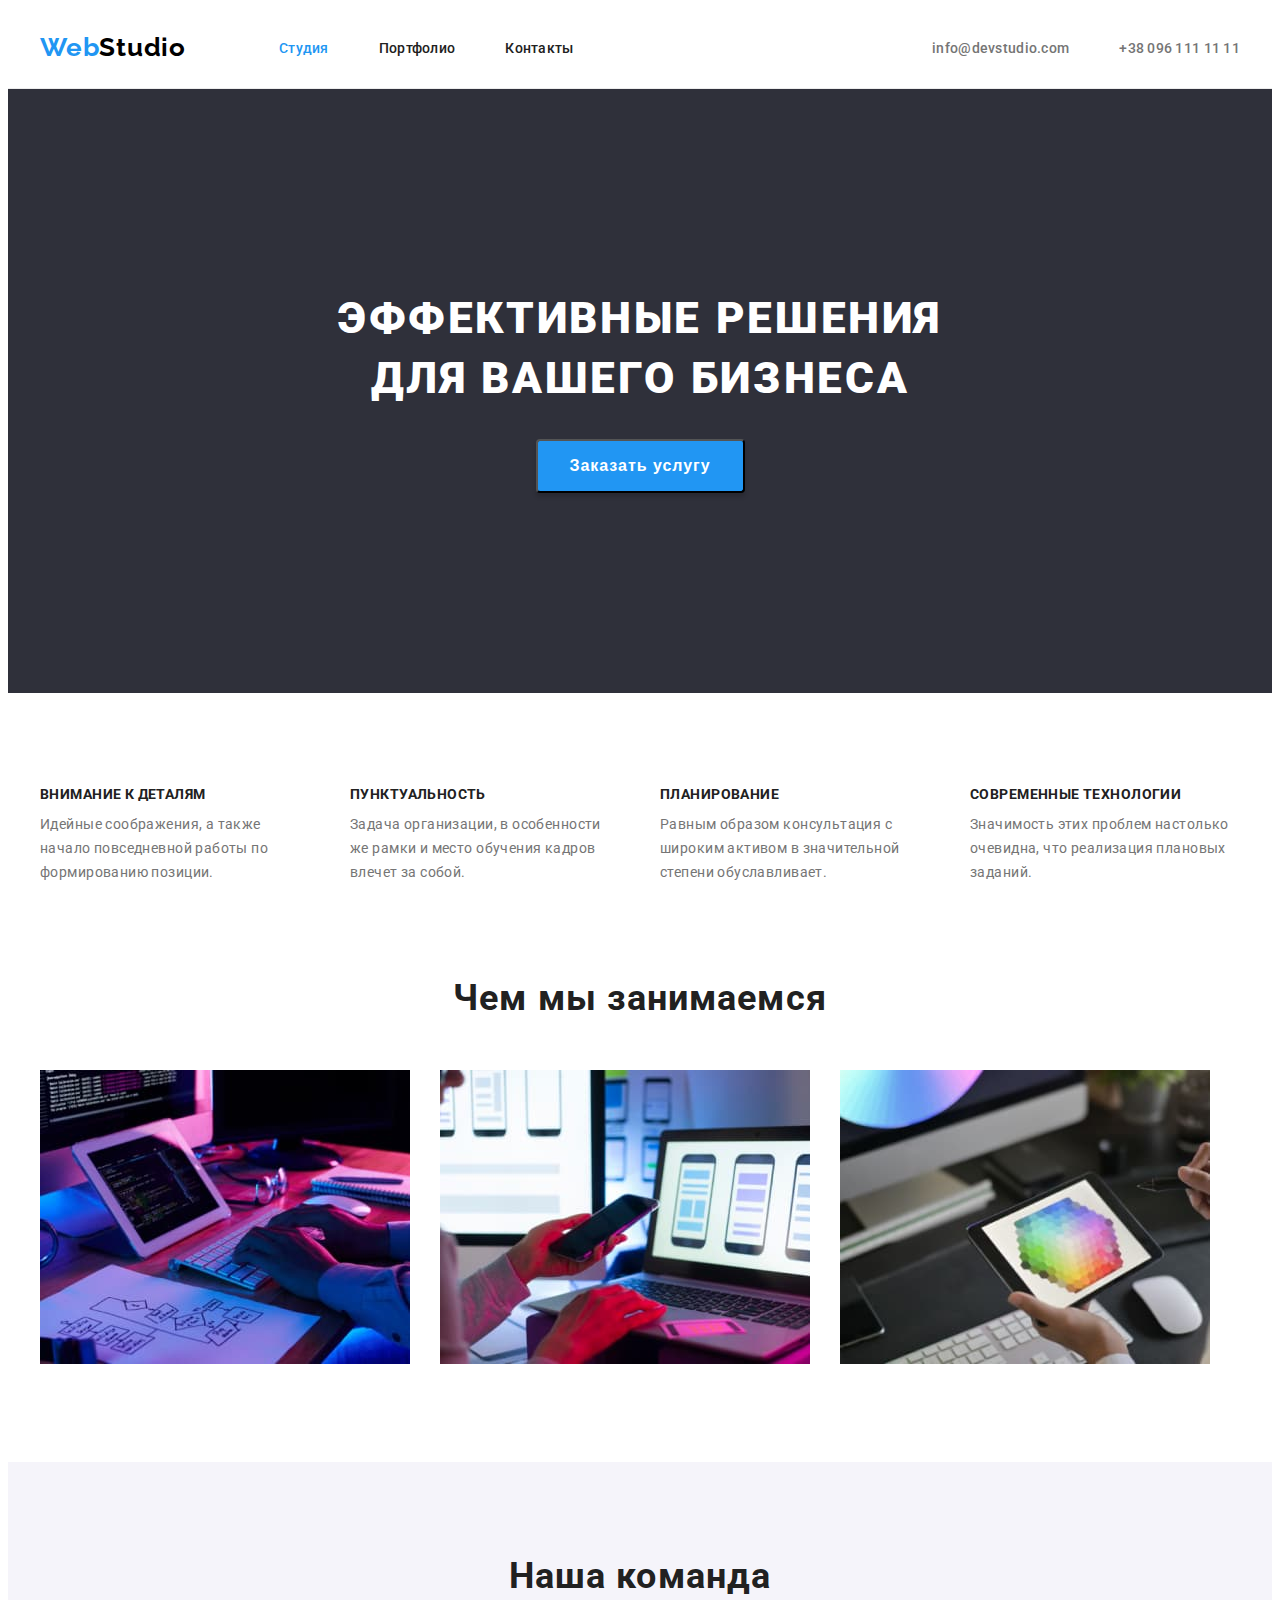
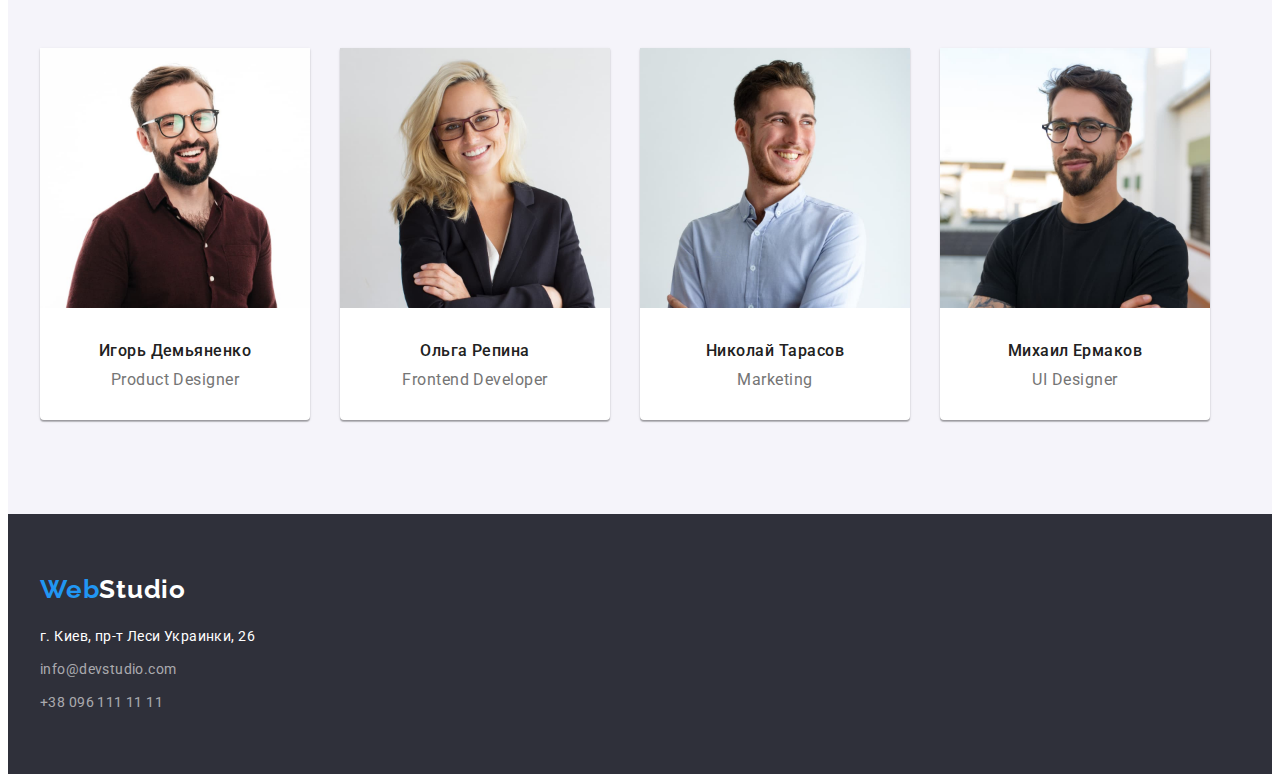
<file: index.html>
<!DOCTYPE html>
<html lang="ru">

<head>
    <meta charset="UTF-8">
    <meta http-equiv="X-UA-Compatible" content="IE=edge">
    <meta name="viewport" content="width=device-width, initial-scale=1.0">
    <title>hw3</title>
    <link rel="stylesheet" href="https://cdnjs.cloudflare.com/ajax/libs/modern-normalize/1.1.0/modern-normalize.min.css"
        integrity="sha512-wpPYUAdjBVSE4KJnH1VR1HeZfpl1ub8YT/NKx4PuQ5NmX2tKuGu6U/JRp5y+Y8XG2tV+wKQpNHVUX03MfMFn9Q=="
        crossorigin="anonymous" referrerpolicy="no-referrer" 
        />
    <link rel="preconnect" href="https://fonts.googleapis.com">
    <link rel="preconnect" href="https://fonts.gstatic.com" crossorigin>
    <link
        href="https://fonts.googleapis.com/css2?family=Montserrat:wght@400;700&family=Raleway:wght@700&family=Roboto:wght@400;500;700;900&display=swap"
        rel="stylesheet">
    <link rel="stylesheet" href="./css/styles.css">
       
    <body>
    <header class="header">
        <div class="container">
            <a class="header-logo link" lang="en" href=""><span class="header-logo-second link">Web</span>Studio</a>
            <nav class="header-navgation">
                <ul class='first-header-list list'>
                    <li class="header-item"><a class="header-link-first link" href="./index.html">Студия</a></li>
                    <li class="header-item"><a class="header-link-second link" href="./portfolio.html">Портфолио</a></li>
                    <li class="header-item"><a class="header-link-second link" href="">Контакты</a></li>
                </ul>
            </nav>
            <ul class='second-header-list list'>
            <li><a class="header-mail link" href="mailto:info@devstudio.com">info@devstudio.com</a></li>
            <li><a class="header-tel link" href="tel:+380961111111">+38 096 111 11 11</a></li>
            </ul>
        </div>
    </header>
    <main>
        <section class="first-main-section">
            <div class="container">
                <h1 class="first-main-title">ЭФФЕКТИВНЫЕ РЕШЕНИЯ<br>ДЛЯ ВАШЕГО БИЗНЕСА</h1>
                <button class="first-main-button">Заказать услугу</button>
            </div>
        </section>
        <section class="second-main-section">
            <div class="container">
                <ul class="second-main-list list">
                    <li>
                        <h3 class="second-main-list-title">ВНИМАНИЕ К ДЕТАЛЯМ</h3>
                        <p class="second-main-list-text">Идейные соображения, а также начало повседневной работы по
                            формированию позиции.</p>
                    </li>
                    <li>
                        <h3 class="second-main-list-title">ПУНКТУАЛЬНОСТЬ</h3>
                        <p class="second-main-list-text">Задача организации, в особенности же рамки и место обучения кадров
                            влечет за собой.</p>
                    </li>
                    <li>
                        <h3 class="second-main-list-title">ПЛАНИРОВАНИЕ</h3>
                        <p class="second-main-list-text">Равным образом консультация с широким активом в значительной
                            степени обуславливает.</p>
                    </li>
                    <li>
                        <h3 class="second-main-list-title">СОВРЕМЕННЫЕ ТЕХНОЛОГИИ</h3>
                        <p class="second-main-list-text">Значимость этих проблем настолько очевидна, что реализация плановых
                            заданий.</p>
                    </li>
                </ul>
            </div>
        </section>
        <section class="third-main-section">
            <div class="container">
                <h2 class="third-main-title">Чем мы занимаемся</h2>
                <ul class="third-main-list list">
                    <li class="third-main-list-title"><img src="img/box1.jpg" alt="рука клава" width="370"></li>
                    <li class="third-main-list-title"><img src="img/box2.jpg" alt="рука телефон" width="370"></li>
                    <li class="third-main-list-title"><img src="img/box3.jpg" alt="рука плаешет" width="370"></li>
                </ul>
            </div>
        </section>
        <section class="fourth-main-section section">
            <div class="container">
                <h2 class="fourth-main-title">Наша команда</h2>
                <ul class="fourth-main-list list">
                    <li class="fourth-main-list-block">
                            <img class="fourth-main-img" src="img/img-3.jpg" alt="Product Designer" width="270">
                        <div class="fourth-main-list-tt"> 
                             <p class="fourth-main-list-title">Игорь Демьяненко</p>
                             <p class="fourth-main-list-text" lang="en">Product Designer</p>
                        </div>
                    </li>
                    <li class="fourth-main-list-block">
                            <img class="fourth-main-img" src="img/img-2.jpg" alt="Frontend Developer" width="270">
                          <div class="fourth-main-list-tt">
                             <p class="fourth-main-list-title">Ольга Репина</p>
                             <p class="fourth-main-list-text" lang="en">Frontend Developer</p>
                         </div>
                    </li>
                    <li class="fourth-main-list-block">
                            <img class="fourth-main-img" src="img/img-1.jpg" alt="Marketing" width="270">
                        <div class="fourth-main-list-tt">
                            <p class="fourth-main-list-title">Николай Тарасов</p>
                            <p class="fourth-main-list-text" lang="en">Marketing</p>
                        </div>
                    </li>
                    <li class="fourth-main-list-block">
                            <img class="fourth-main-img" src="img/img.jpg" alt="UI Designer" width="270">
                        <div class="fourth-main-list-tt">
                            <p class="fourth-main-list-title">Михаил Ермаков</p>
                            <p class="fourth-main-list-text" lang="en">UI Designer</p>
                        </div>
                    </li>
                </ul>
            </div>
        </section>
    </main>
    <footer class="footer">
        <div class="container">
            <a class="footer-logo link" lang="en" href=""><span class="footer-logo-second link">Web</span>Studio</a>
            <address class="footer-address">г. Киев, пр-т Леси Украинки, 26</address>
            <ul class="footer-list list">
                <li class="footer-mail-item"><a class="footer-mail-link link" href="mailto:info@devstudio.com">info@devstudio.com</a></li>
                <li class="footer-tel-item"><a class="footer-tel-link link" href="tel:+380961111111">+38 096 111 11 11</a></li>
            </ul>
        </div>
    </footer>
</body>

</html>
</file>
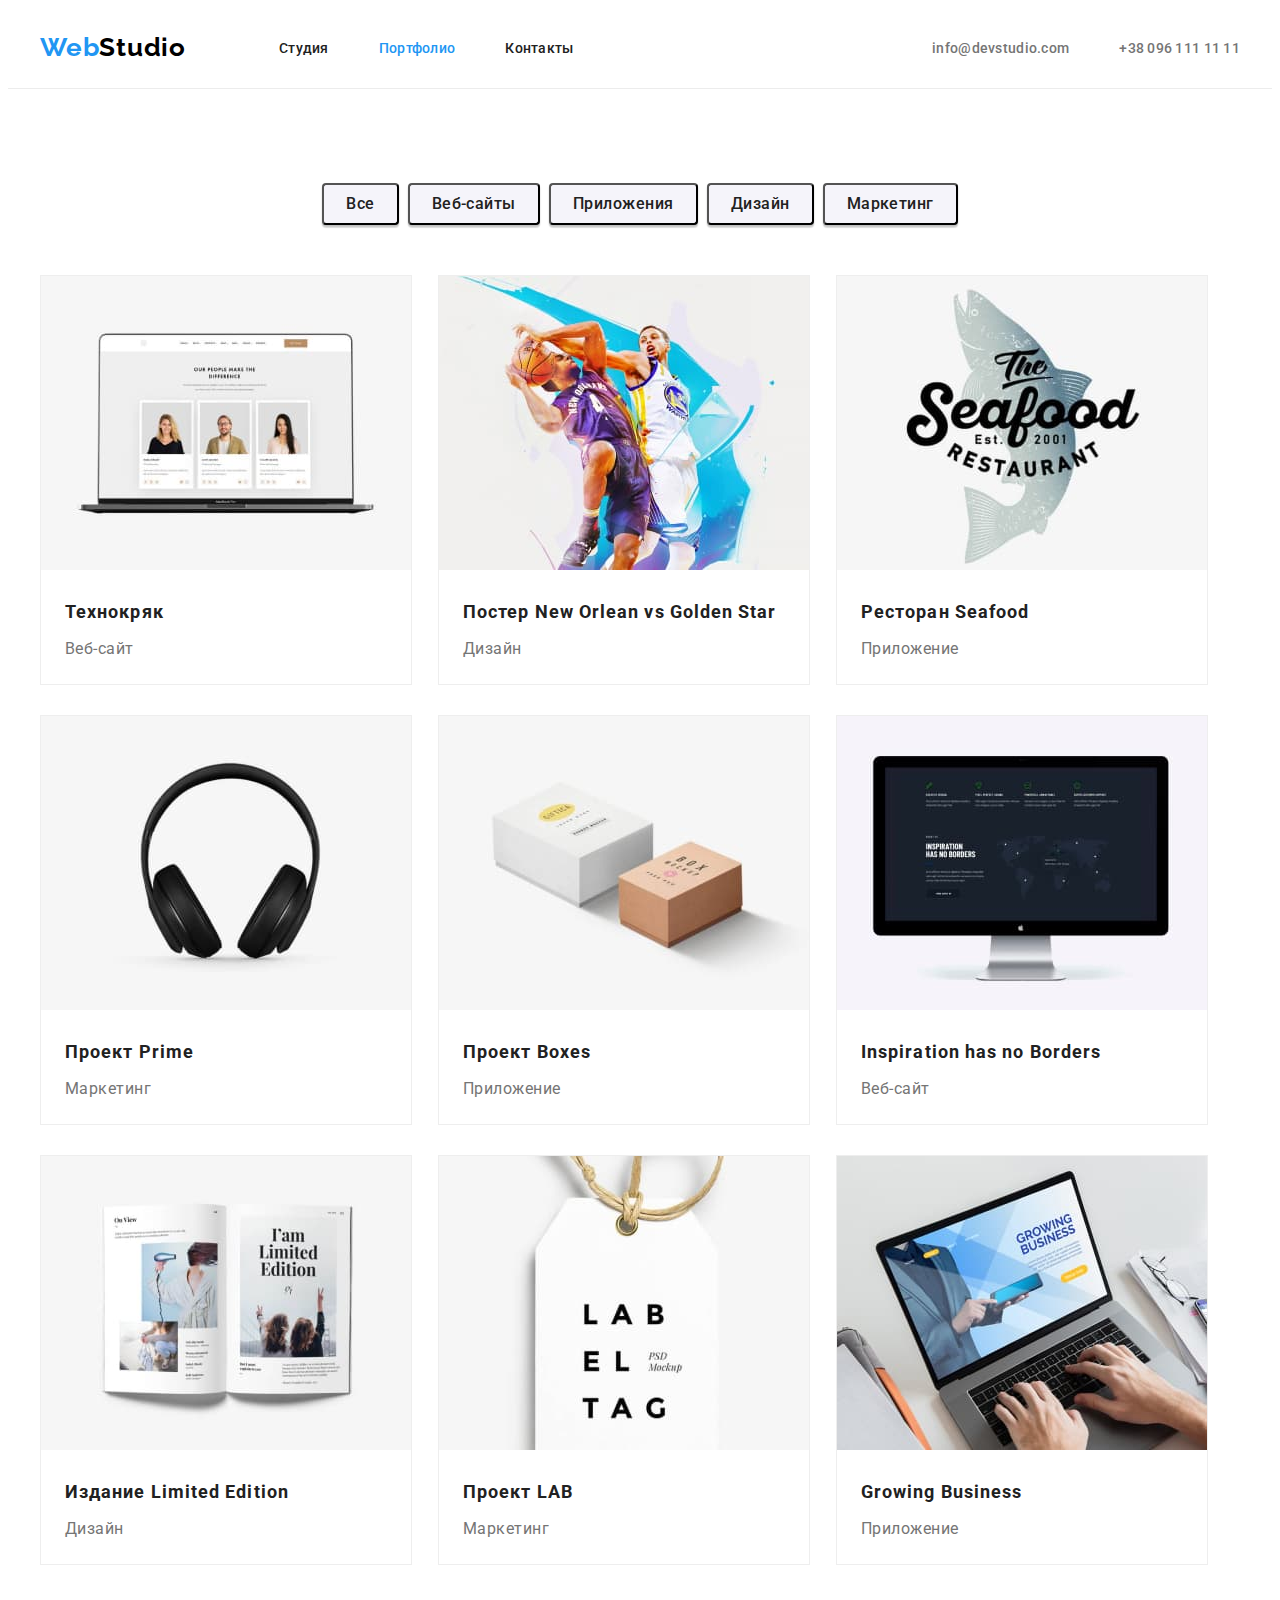
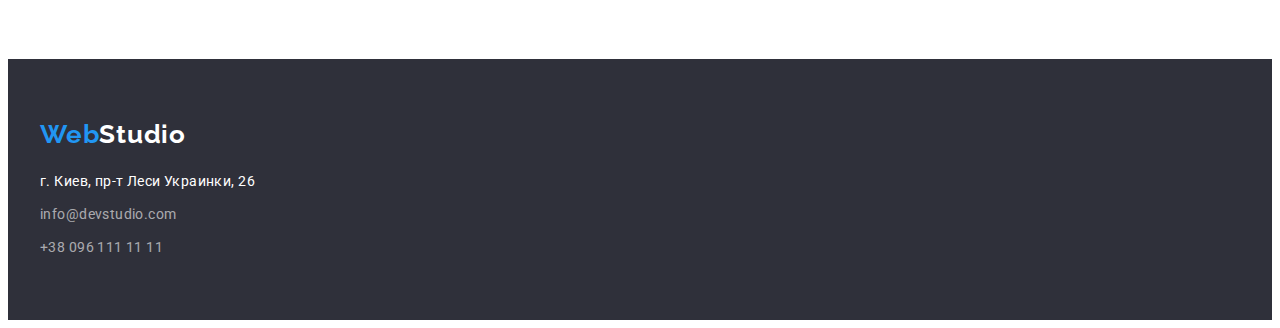
<file: portfolio.html>
<!DOCTYPE html>
<html lang="ru">

<head>
    <meta charset="UTF-8">
    <meta http-equiv="X-UA-Compatible" content="IE=edge">
    <meta name="viewport" content="width=device-width, initial-scale=1.0">
    <title>portfolio</title>
    <link rel="stylesheet" href="https://cdnjs.cloudflare.com/ajax/libs/modern-normalize/1.1.0/modern-normalize.min.css"
    integrity="sha512-wpPYUAdjBVSE4KJnH1VR1HeZfpl1ub8YT/NKx4PuQ5NmX2tKuGu6U/JRp5y+Y8XG2tV+wKQpNHVUX03MfMFn9Q=="
    crossorigin="anonymous" referrerpolicy="no-referrer" 
    />
    <link rel="preconnect" href="https://fonts.googleapis.com">
    <link rel="preconnect" href="https://fonts.gstatic.com" crossorigin>
    <link
        href="https://fonts.googleapis.com/css2?family=Montserrat:wght@400;700&family=Raleway:wght@700&family=Roboto:wght@400;500;700;900&display=swap"
        rel="stylesheet">
    <link rel="stylesheet" href="./css/styles.css">
    
    <body>
        <header class="header">
            <div class="container">
                <a class="header-logo link" lang="en" href=""><span class="header-logo-second link" >Web</span>Studio</a>
                <nav class="header-navgation">
                    <ul class='first-header-list list'>
                        <li class="header-item"><a class="header-link-second link" href="./index.html">Студия</a></li>
                        <li class="header-item"><a class="header-link-first link" href=".">Портфолио</a></li>
                        <li class="header-item"><a class="header-link-second link" href="">Контакты</a></li>
                    </ul>
                </nav>
                    <ul class='second-header-list list'>
                        <li><a class="header-mail link" href="mailto:info@devstudio.com">info@devstudio.com</a></li>
                        <li><a class="header-tel link" href="tel:+380961111111">+38 096 111 11 11</a></li>
                    </ul>
            </div>
        </header>
    <main class="portfolio-main">
        <section class="portfolio-section">
            <div class="container">
                <h1 class="visually-hidden">Портфолио</h1>
                <ul class="portfolio-first-list list">
                    <li class="portfolio-first-list-item"><button class="portfolio-first-list-button">Все</button></li>
                    <li class="portfolio-first-list-item"><button class="portfolio-first-list-button">Веб-сайты</button></li>
                    <li class="portfolio-first-list-item"><button class="portfolio-first-list-button">Приложения</button></li>
                    <li class="portfolio-first-list-item"><button class="portfolio-first-list-button">Дизайн</button></li>
                    <li class="portfolio-first-list-item"><button class="portfolio-first-list-button">Маркетинг</button></li>
                </ul>   
                <ul class="portfolio-second-main-list list">
                    <li class="portfolio-second-main-list-group"><a href=""><img src="img/img1-0.jpg" alt="Технокряк" width="370"></a>
                        <div class="portfolio-second-main-list-tt">
                            <h3 class="portfolio-list-text-first">Технокряк</h3>
                            <p class="portfolio-list-text-second">Веб-сайт</p>
                        </div>
                    </li>
                    <li class="portfolio-second-main-list-group"><a href=""><img src="img/img1-1.jpg" alt="Постер New Orlean vs Golden Star" width="370"></a>
                        <div class="portfolio-second-main-list-tt">
                            <h3 class="portfolio-list-text-first">Постер New Orlean vs Golden Star</h3>
                            <p class="portfolio-list-text-second">Дизайн</p>
                        </div>
                    </li>
                    <li class="portfolio-second-main-list-group"><a href=""><img src="img/img1-2.jpg" alt="Ресторан Seafood" width="370"></a>
                        <div class="portfolio-second-main-list-tt">
                            <h3 class="portfolio-list-text-first">Ресторан Seafood</h3>
                            <p class="portfolio-list-text-second">Приложение</p>
                        </div>
                    </li>
                    <li class="portfolio-second-main-list-group"><a href=""><img src="img/img1-3.jpg" alt="Проект Prime" width="370"></a>
                        <div class="portfolio-second-main-list-tt">
                            <h3 class="portfolio-list-text-first">Проект Prime</h3>
                            <p class="portfolio-list-text-second">Маркетинг</p>
                        </div>
                    </li>
                    <li class="portfolio-second-main-list-group"><a href=""><img src="img/img1-4.jpg" alt="PПроект Boxes" width="370"></a>
                        <div class="portfolio-second-main-list-tt">
                            <h3 class="portfolio-list-text-first">Проект Boxes</h3>
                            <p class="portfolio-list-text-second">Приложение</p>
                        </div>
                    </li>
                    <li class="portfolio-second-main-list-group"><a href=""><img src="img/img1-5.jpg" alt="Inspiration has no Borders" width="370"></a>
                        <div class="portfolio-second-main-list-tt">
                            <h3 class="portfolio-list-text-first">Inspiration has no Borders</h3>
                            <p class="portfolio-list-text-second">Веб-сайт</p>
                        </div>
                    </li>
                    <li class="portfolio-second-main-list-group"><a href=""><img src="img/img1-6.jpg" alt="Издание Limited Edition" width="370"></a>
                        <div class="portfolio-second-main-list-tt">
                            <h3 class="portfolio-list-text-first">Издание Limited Edition</h3>
                            <p class="portfolio-list-text-second">Дизайн</p>
                        </div>
                    </li>
                    <li class="portfolio-second-main-list-group"><a href=""><img src="img/img1-7.jpg" alt="Проект LAB" width="370"></a>
                        <div class="portfolio-second-main-list-tt">
                            <h3 class="portfolio-list-text-first">Проект LAB</h3>
                            <p class="portfolio-list-text-second">Маркетинг</p>
                        </div>
                    </li>
                    <li class="portfolio-second-main-list-group"><a href=""><img src="img/img1-8.jpg" alt="Growing Business" width="370"></a>
                        <div class="portfolio-second-main-list-tt">
                            <h3 class="portfolio-list-text-first">Growing Business</h3>
                            <p class="portfolio-list-text-second">Приложение</p>
                        </div>
                    </li>
                </ul>
            </div>
        </section>
    </main>
    <footer class="footer">
        <div class="container">
            <a class="footer-logo link" lang="en" href=""><span class="footer-logo-second link">Web</span>Studio</a>
            <address class="footer-address">г. Киев, пр-т Леси Украинки, 26</address>
                <ul class="footer-list list">
                    <li class="footer-mail-item"><a class="footer-mail-link link" href="mailto:info@devstudio.com">info@devstudio.com</a></li>
                    <li class="footer-tel-item"><a class="footer-tel-link link" href="tel:+380961111111">+38 096 111 11 11</a></li>
                </ul>
        </div>
    </footer>
</body>

</html>
</file>
<file: css/styles.css>
:root {
    --header-color-first: #757575;
    --header-color-second: #2196F3;
    --header-color-third: #212121;
    --title-color-first: #757575;
    --title-color-second: #FFFFFF;
    --main-btn-color: #2196F3;
    --main-btn-title-color: #FFFFFF;
    --main-title-color-first: #212121;
    --main-title-color-second: #757575;
}

body {
    font-family: roboto, Tahoma, sans-serif;
}
p,
h1,
h2,
h3,
h4,
h5,
h6 {
    margin: 0;
}
ul,
ol {
    padding-left: 0;
    margin: 0;
}
button {
    cursor: pointer;
}

.link {
    text-decoration: none;
}

.list {
    list-style: none;
}
.container {
    width: 1200px;
    padding-left: 15px;
    padding-right: 15px;
    margin: 0 auto;
}


/* ---------------------------header------------------------------- */
.header {
    background: #FFFFFF;
    padding-top: 24px;
    padding-bottom: 25px;
    border-bottom: 1px solid #ECECEC;
}

.header-logo {
    font-family:'Raleway',Tahoma, sans-serif;
    font-weight: 700;
    font-size: 26px;
    line-height: 1.19;
    letter-spacing: 0.03em;
    color:#000000;
    margin-right: 93px;
   }

.header-logo-second {
    font-family:'Raleway',Tahoma, sans-serif;
    font-weight: 700;
    font-size: 26px;
    line-height: 1.19;
    letter-spacing: 0.03em;
    color:var(--header-color-second)
}
.first-header-list {
    display: flex;
}

.second-header-list {
    display: flex;
    margin-left: auto;
}

.header .container {
    display: flex;
    align-items: center;
}

.header-link-first {
    font-weight: 500;
    font-size: 14px;
    line-height: 1.14;
    letter-spacing: 0.02em;
    color: var(--header-color-second)
}

.header-link-second {
    font-weight: 500;
    font-size: 14px;
    line-height: 1.14;
    letter-spacing: 0.02em;
    color: var(--header-color-third)
}

.header-item:not(:last-child) {
margin-right: 50px;
}

.header-link-second:hover {
    color: var(--header-color-second)
}

.header-link-second:focus {
    color: var(--header-color-second)
}


.header-mail {
    font-weight: 500;
    font-size: 14px;
    line-height: 1.14;
    letter-spacing: 0.02em;
    color: var(--header-color-first)
}
.header-mail:hover {
    color:var(--header-color-second)
}
.header-mail:focus {
    color:var(--header-color-second)
}
.header-tel {
    font-weight: 500;
    font-size: 14px;
    line-height: 1.14;
    letter-spacing: 0.02em;
    color: var(--header-color-first);
    margin-left: 50px;
}
.header-tel:hover {
    color: var(--header-color-second)
}

.header-tel:focus {
    color: var(--header-color-second)
}
/* ---------------------------main------------------------------- */

.first-main-title {
    font-weight: 900;
    font-size: 44px;
    line-height: 1.36;
    text-align: center;
    letter-spacing: 0.06em;
    color: var(--title-color-second);
    margin-bottom: 30px;
}

.first-main-section {
    padding-top: 200px;
    padding-bottom: 200px;
    background-color: #2F303A;;
}
.first-main-section .container{
    text-align: center;
}
.first-main-button {
    background-color: var(--main-btn-color);
    font-weight: 700;
    font-size: 16px;
    line-height: 1.88;   
    text-align: center;
    letter-spacing: 0.06em;
    color: var(--main-btn-title-color);
    padding: 10px 32px;
    box-shadow: 0px 4px 4px rgba(0, 0, 0, 0.15);
    border-radius: 4px;
}

.first-main-button:hover {
    background-color: #188CE8;
}
.second-main-section{
    padding-top: 94px;
    padding-bottom: 94px;
}

.second-main-list {
    display: flex;
    justify-content: space-between;
}
 
.second-main-list-title {
    font-weight: 700;
    font-size: 14px;
    line-height: 1.14;
    letter-spacing: 0.03em;
    color: var(--main-title-color-first);
    margin-bottom: 10px;
}

.second-main-list-text {
    font-size: 14px;
    line-height: 1.71;
    letter-spacing: 0.03em;
    color: var(--main-title-color-second);
    max-width: 270px;
}

.third-main-section{
padding-bottom: 94px;
}
.third-main-list{
    display: flex;
    }

.third-main-list-title:not(:last-child) {
    margin-right: 30px;
}

.third-main-title {
    font-weight: 700;
    font-size: 36px;
    line-height: 1.16;
    text-align: center;
    letter-spacing: 0.03em;
    color: var(--main-title-color-first);
    margin-bottom: 50px;
}
.fourth-main-section {
    background: #F5F4FA;
    padding-top: 94px;
    padding-bottom: 94px;

}

.fourth-main-title {
    font-weight: 700;
    font-size: 36px;
    line-height: 1.16;
    text-align: center;
    letter-spacing: 0.03em;
    color: var(--main-title-color-first);
    margin-bottom: 50px
}

.fourth-main-list {
    display: flex
}

.fourth-main-list-block {
    width: 270px;
    background: #FFFFFF;
    box-shadow: 0px 1px 3px rgba(0, 0, 0, 0.12),
    0px 1px 1px rgba(0, 0, 0, 0.14),
    0px 2px 1px rgba(0, 0, 0, 0.2);
    border-radius: 0px 0px 4px 4px;
}
.fourth-main-list-block:not(:last-child) {
    margin-right: 30px;
}

.fourth-main-list-tt{
    padding-top: 30px;
    padding-bottom: 30px;
}
.fourth-main-list-title {
    font-weight: 500;
    font-size: 16px;
    line-height: 1.18;
    text-align: center;
    letter-spacing: 0.03em;
    color: var(--main-title-color-first);
    margin-bottom: 10px;
    
}

.fourth-main-list-text {
    font-size: 16px;
    line-height: 1.18;
    letter-spacing: 0.03em;
    text-align: center;
    color: var(--main-title-color-second)
}
/* ---------------------------footer------------------------------- */
.footer {
    background-color: #2F303A;
    padding-top: 60px;
    padding-bottom: 60px;
}
.footer-logo {
    font-family:'Raleway', Tahoma, sans-serif;
    font-weight: 700;
    font-size: 26px;
    line-height: 1.19;
    letter-spacing: 0.03em;
    color:var(--title-color-second)
}

.footer-logo-second {
    font-family:'Raleway', Tahoma, sans-serif;
    font-weight: 700;
    font-size: 26px;
    line-height: 1.19;
    letter-spacing: 0.03em;
    color:var(--header-color-second)
}
.footer-address {
    font-style: normal;
    font-size: 14px;
    line-height: 1.71;
    letter-spacing: 0.03em;
    color:var(--title-color-second);
    margin-top: 20px;
    margin-bottom: 9px;
}

.footer-mail-link {
    font-size: 14px;
    line-height: 1.71;
    letter-spacing: 0.03em;
    color: rgba(255, 255, 255, 0.6);
    margin-bottom: 9px;
}
.footer-mail-item{
    margin-bottom: 9px;
}
.footer-mail-link:hover {
    color: var(--title-color-second)
}
.footer-mail-link:focus {
    color: var(--title-color-second)
}
.footer-tel-link {
    font-size: 14px;
    line-height: 1.71;
    letter-spacing: 0.03em;
    color: rgba(255, 255, 255, 0.6)
}
.footer-tel-link:hover {
    color: var(--title-color-second)
}

.footer-tel-link:focus {
    color: var(--title-color-second)
}
/* ---------------------------portfolio------------------------------- */
.portfolio-section {
    padding-top: 94px;
    padding-bottom: 94px;
}

.portfolio-first-list {
    margin-bottom: 50px;
}
.portfolio-first-list {
    display: flex;
    justify-content: center;
}

.portfolio-first-list-item:not(:last-child) {
    margin-right: 9px;
}

.portfolio-first-list-button {
    font-family: roboto, Tahoma, sans-serif;
    background-color: #F5F4FA;
    font-weight: 500;
    font-size: 16px;
    line-height: 1.62;
    text-align: center;
    letter-spacing: 0.03em;
    color: #212121;
    padding: 6px 22px; 
    box-shadow: 0px 3px 1px rgba(0, 0, 0, 0.1),
    0px 1px 2px rgba(0, 0, 0, 0.08),
    0px 2px 2px rgba(0, 0, 0, 0.12);
    border-radius: 4px;
}

.portfolio-first-list-button:hover {
    background-color:var(--main-btn-color);
    color: var(--main-btn-title-color);
}

.portfolio-first-list-button:focus {
    background-color: var(--main-btn-color);
    color: var(--main-btn-title-color);
}

.portfolio-second-main-list{
    display: flex;
    flex-wrap: wrap
}

.portfolio-second-main-list-group:not(:nth-last-child(-n+3)){
    margin-bottom: 30px;
}

.portfolio-second-main-list-group:not(:nth-last-child(3n+1)){
    margin-right: 26px;
}

.portfolio-second-main-list-group {
    background: #FFFFFF;
    border: 1px solid #EEEEEE;
    box-sizing: border-box;
}

.portfolio-list-text-first {
    font-weight: 700;
    font-size: 18px;
    line-height: 2;
    letter-spacing: 0.06em;
    color: var(--main-title-color-first);
    margin-bottom: 4px;
}

.portfolio-list-text-second {
    font-size: 16px;
    line-height: 1.88;
    letter-spacing: 0.03em;
    color: var(--main-title-color-second)
}
.portfolio-second-main-list-tt{
    padding: 20px 24px
}

.portfolio-second-main-list-group {
    background: #FFFFFF;
}

.visually-hidden {
display: none;
}
</file>
